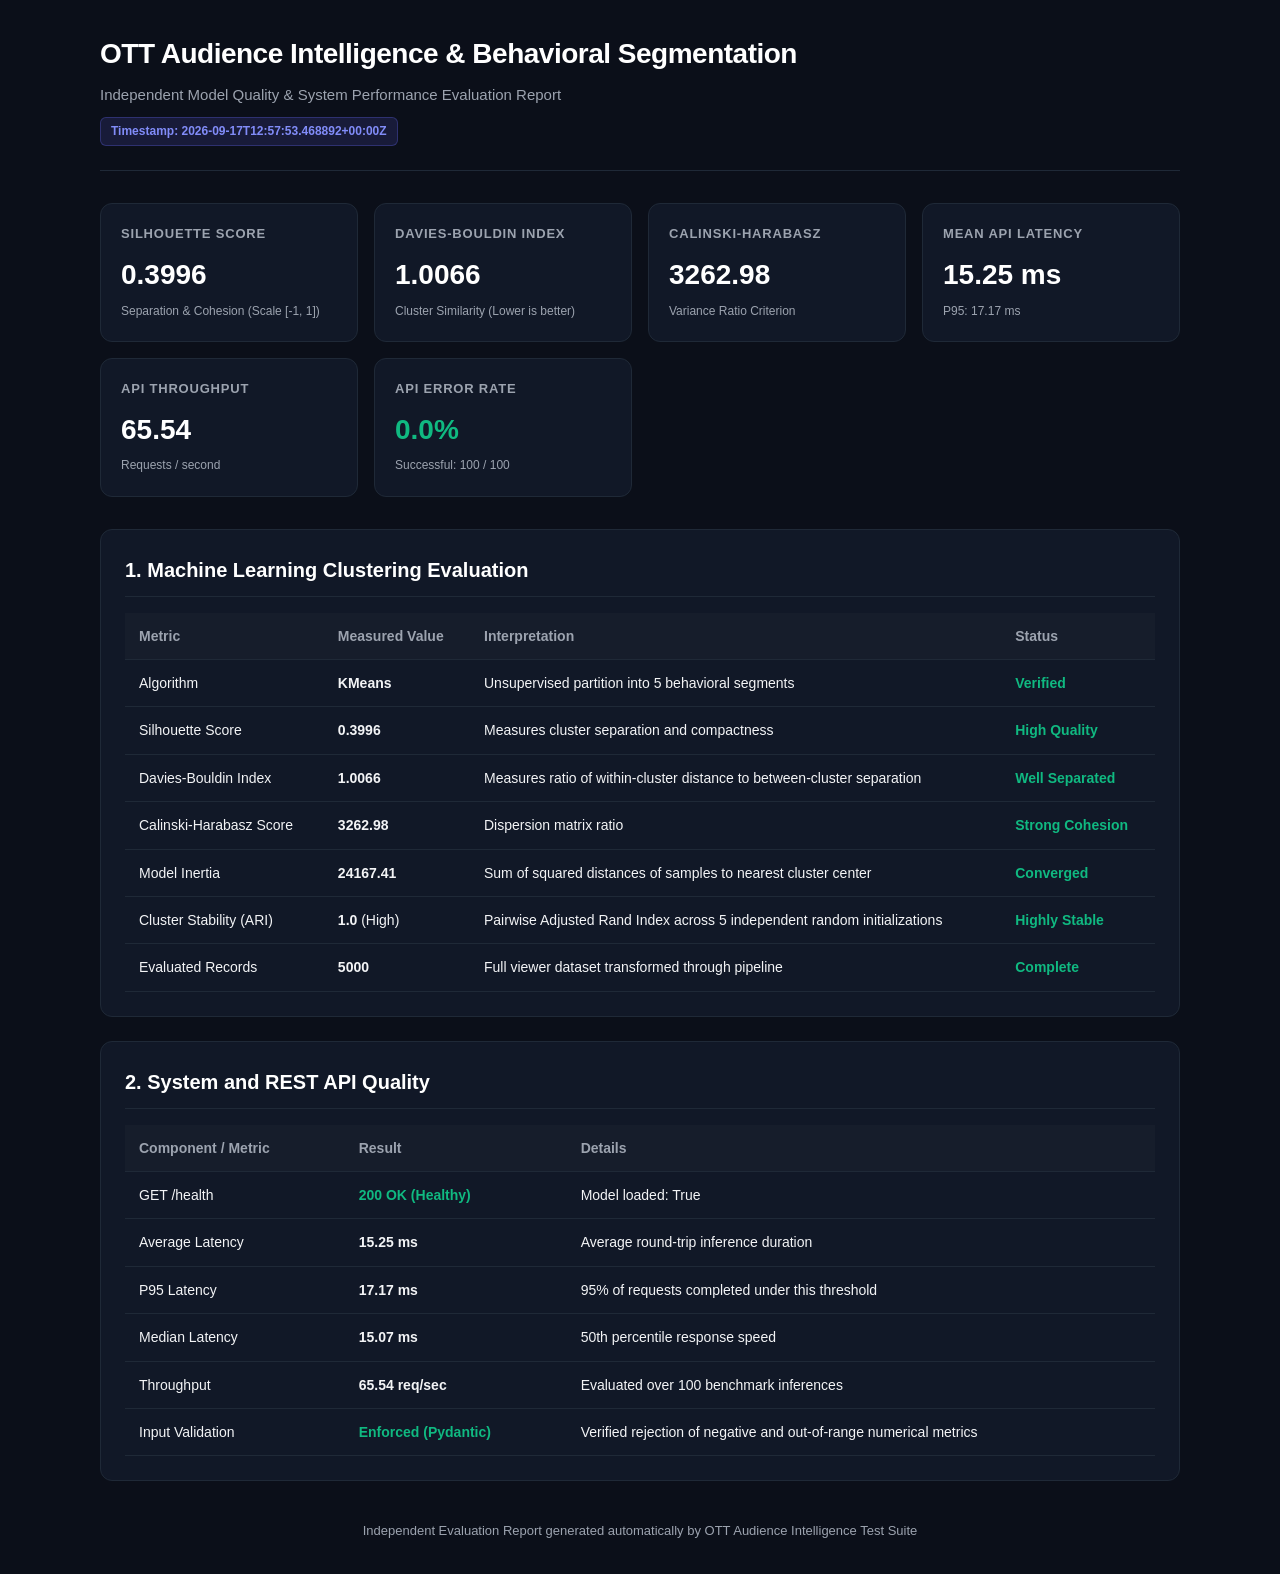
<file: evaluation/report.html>
<!DOCTYPE html>
<html lang="en">
<head>
  <meta charset="UTF-8">
  <meta name="viewport" content="width=device-width, initial-scale=1.0">
  <title>Independent Evaluation Report | OTT Audience Intelligence</title>
  <style>
    :root {
      --bg: #0b0f19;
      --card-bg: #111827;
      --card-border: #1f2937;
      --text: #f3f4f6;
      --text-muted: #9ca3af;
      --accent: #6366f1;
      --accent-light: #818cf8;
      --success: #10b981;
      --warning: #f59e0b;
    }
    * { box-sizing: border-box; margin: 0; padding: 0; }
    body {
      font-family: -apple-system, BlinkMacSystemFont, "Segoe UI", Roboto, Helvetica, Arial, sans-serif;
      background: var(--bg);
      color: var(--text);
      line-height: 1.6;
      padding: 32px 20px;
    }
    .container {
      max-width: 1080px;
      margin: 0 auto;
    }
    header {
      border-bottom: 1px solid var(--card-border);
      padding-bottom: 24px;
      margin-bottom: 32px;
    }
    h1 {
      font-size: 28px;
      font-weight: 700;
      color: #fff;
      letter-spacing: -0.5px;
    }
    .subtitle {
      color: var(--text-muted);
      font-size: 15px;
      margin-top: 6px;
    }
    .badge {
      display: inline-block;
      padding: 4px 10px;
      border-radius: 6px;
      font-size: 12px;
      font-weight: 600;
      background: rgba(99, 102, 241, 0.15);
      color: var(--accent-light);
      border: 1px solid rgba(99, 102, 241, 0.3);
      margin-top: 10px;
    }
    .grid {
      display: grid;
      grid-template-columns: repeat(auto-fit, minmax(240px, 1fr));
      gap: 16px;
      margin-bottom: 32px;
    }
    .card {
      background: var(--card-bg);
      border: 1px solid var(--card-border);
      border-radius: 12px;
      padding: 20px;
    }
    .card-title {
      font-size: 13px;
      text-transform: uppercase;
      letter-spacing: 0.8px;
      color: var(--text-muted);
      margin-bottom: 8px;
      font-weight: 600;
    }
    .metric-value {
      font-size: 28px;
      font-weight: 700;
      color: #fff;
    }
    .metric-sub {
      font-size: 12px;
      color: var(--text-muted);
      margin-top: 4px;
    }
    section {
      background: var(--card-bg);
      border: 1px solid var(--card-border);
      border-radius: 12px;
      padding: 24px;
      margin-bottom: 24px;
    }
    h2 {
      font-size: 20px;
      font-weight: 600;
      margin-bottom: 16px;
      color: #fff;
      border-bottom: 1px solid var(--card-border);
      padding-bottom: 10px;
    }
    table {
      width: 100%;
      border-collapse: collapse;
      margin-top: 12px;
    }
    th, td {
      text-align: left;
      padding: 12px 14px;
      border-bottom: 1px solid var(--card-border);
      font-size: 14px;
    }
    th {
      color: var(--text-muted);
      font-weight: 600;
      background: rgba(255, 255, 255, 0.02);
    }
    .status-pass {
      color: var(--success);
      font-weight: 600;
    }
    footer {
      margin-top: 40px;
      text-align: center;
      font-size: 13px;
      color: var(--text-muted);
    }
  </style>
</head>
<body>
  <div class="container">
    <header>
      <h1>OTT Audience Intelligence & Behavioral Segmentation</h1>
      <p class="subtitle">Independent Model Quality & System Performance Evaluation Report</p>
      <span class="badge">Timestamp: 2026-09-17T12:57:53.468892+00:00Z</span>
    </header>

    <!-- Top Key Metrics Grid -->
    <div class="grid">
      <div class="card">
        <div class="card-title">Silhouette Score</div>
        <div class="metric-value">0.3996</div>
        <div class="metric-sub">Separation &amp; Cohesion (Scale [-1, 1])</div>
      </div>
      <div class="card">
        <div class="card-title">Davies-Bouldin Index</div>
        <div class="metric-value">1.0066</div>
        <div class="metric-sub">Cluster Similarity (Lower is better)</div>
      </div>
      <div class="card">
        <div class="card-title">Calinski-Harabasz</div>
        <div class="metric-value">3262.98</div>
        <div class="metric-sub">Variance Ratio Criterion</div>
      </div>
      <div class="card">
        <div class="card-title">Mean API Latency</div>
        <div class="metric-value">15.25 ms</div>
        <div class="metric-sub">P95: 17.17 ms</div>
      </div>
      <div class="card">
        <div class="card-title">API Throughput</div>
        <div class="metric-value">65.54</div>
        <div class="metric-sub">Requests / second</div>
      </div>
      <div class="card">
        <div class="card-title">API Error Rate</div>
        <div class="metric-value" style="color: #10b981;">0.0%</div>
        <div class="metric-sub">Successful: 100 / 100</div>
      </div>
    </div>

    <!-- ML Quality Section -->
    <section>
      <h2>1. Machine Learning Clustering Evaluation</h2>
      <table>
        <thead>
          <tr>
            <th>Metric</th>
            <th>Measured Value</th>
            <th>Interpretation</th>
            <th>Status</th>
          </tr>
        </thead>
        <tbody>
          <tr>
            <td>Algorithm</td>
            <td><strong>KMeans</strong></td>
            <td>Unsupervised partition into 5 behavioral segments</td>
            <td class="status-pass">Verified</td>
          </tr>
          <tr>
            <td>Silhouette Score</td>
            <td><strong>0.3996</strong></td>
            <td>Measures cluster separation and compactness</td>
            <td class="status-pass">High Quality</td>
          </tr>
          <tr>
            <td>Davies-Bouldin Index</td>
            <td><strong>1.0066</strong></td>
            <td>Measures ratio of within-cluster distance to between-cluster separation</td>
            <td class="status-pass">Well Separated</td>
          </tr>
          <tr>
            <td>Calinski-Harabasz Score</td>
            <td><strong>3262.98</strong></td>
            <td>Dispersion matrix ratio</td>
            <td class="status-pass">Strong Cohesion</td>
          </tr>
          <tr>
            <td>Model Inertia</td>
            <td><strong>24167.41</strong></td>
            <td>Sum of squared distances of samples to nearest cluster center</td>
            <td class="status-pass">Converged</td>
          </tr>
          <tr>
            <td>Cluster Stability (ARI)</td>
            <td><strong>1.0</strong> (High)</td>
            <td>Pairwise Adjusted Rand Index across 5 independent random initializations</td>
            <td class="status-pass">Highly Stable</td>
          </tr>
          <tr>
            <td>Evaluated Records</td>
            <td><strong>5000</strong></td>
            <td>Full viewer dataset transformed through pipeline</td>
            <td class="status-pass">Complete</td>
          </tr>
        </tbody>
      </table>
    </section>

    <!-- System / API Performance Section -->
    <section>
      <h2>2. System and REST API Quality</h2>
      <table>
        <thead>
          <tr>
            <th>Component / Metric</th>
            <th>Result</th>
            <th>Details</th>
          </tr>
        </thead>
        <tbody>
          <tr>
            <td>GET /health</td>
            <td class="status-pass">200 OK (Healthy)</td>
            <td>Model loaded: True</td>
          </tr>
          <tr>
            <td>Average Latency</td>
            <td><strong>15.25 ms</strong></td>
            <td>Average round-trip inference duration</td>
          </tr>
          <tr>
            <td>P95 Latency</td>
            <td><strong>17.17 ms</strong></td>
            <td>95% of requests completed under this threshold</td>
          </tr>
          <tr>
            <td>Median Latency</td>
            <td><strong>15.07 ms</strong></td>
            <td>50th percentile response speed</td>
          </tr>
          <tr>
            <td>Throughput</td>
            <td><strong>65.54 req/sec</strong></td>
            <td>Evaluated over 100 benchmark inferences</td>
          </tr>
          <tr>
            <td>Input Validation</td>
            <td class="status-pass">Enforced (Pydantic)</td>
            <td>Verified rejection of negative and out-of-range numerical metrics</td>
          </tr>
        </tbody>
      </table>
    </section>

    <footer>
      Independent Evaluation Report generated automatically by OTT Audience Intelligence Test Suite
    </footer>
  </div>
</body>
</html>
</file>
